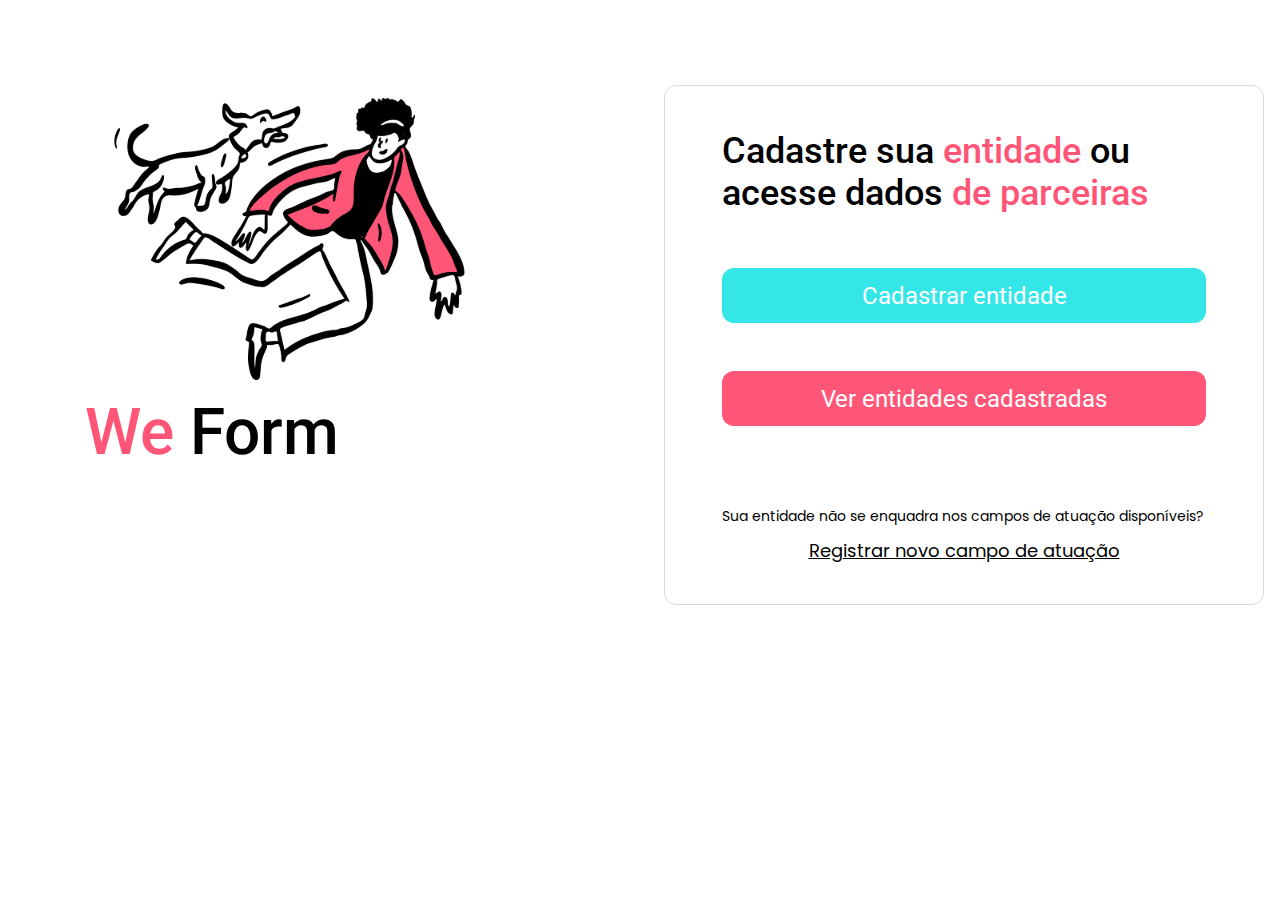
<file: index.html>
<!DOCTYPE html>
<html lang="pt-br">
<head>
    <link rel="preconnect" href="https://fonts.googleapis.com">
    <link rel="preconnect" href="https://fonts.gstatic.com" crossorigin>
    <link rel="preconnect" href="https://fonts.googleapis.com">
    <link rel="preconnect" href="https://fonts.gstatic.com" crossorigin>
    <meta charset="UTF-8">
    <meta name="viewport" content="width=device-width, initial-scale=1.0">
    <link rel="stylesheet" href="/style.css">
    <link rel="stylesheet" href="/assets/fontawesome/css/all.css">
    <link href="https://fonts.googleapis.com/css2?family=Poppins:wght@400;700&family=Roboto:ital,wght@0,100;0,300;0,400;0,500;0,700;0,900;1,100;1,300;1,400;1,500;1,700;1,900&display=swap" rel="stylesheet">
    <link href="https://fonts.googleapis.com/css2?family=Poppins:wght@400;500;700&family=Roboto:ital,wght@0,100;0,300;0,400;0,500;0,700;0,900;1,100;1,300;1,400;1,500;1,700;1,900&display=swap" rel="stylesheet">

    <title>We Form</title>
</head>

<body>
    <div class="content">
        <aside>
            <img src="/assets/images/hero.svg" alt="">

            <h1><span>We</span> Form</h1>
        </aside>

     <main>
        <h2>Cadastre sua <span>entidade</span> ou acesse dados<span> de parceiras</span></h2>
    

        <div class="actions">
            <a href="/cadastro-entidade.html">Cadastrar entidade</a>
            <a href="">Ver entidades cadastradas</a>
        </div>

        <footer> 
            <p>Sua entidade não se enquadra nos campos de atuação disponíveis?</p>
            <a href="">Registrar novo campo de atuação</a>
        </footer>
           
    </main>

       

    </div>



</body>
</html>
</file>
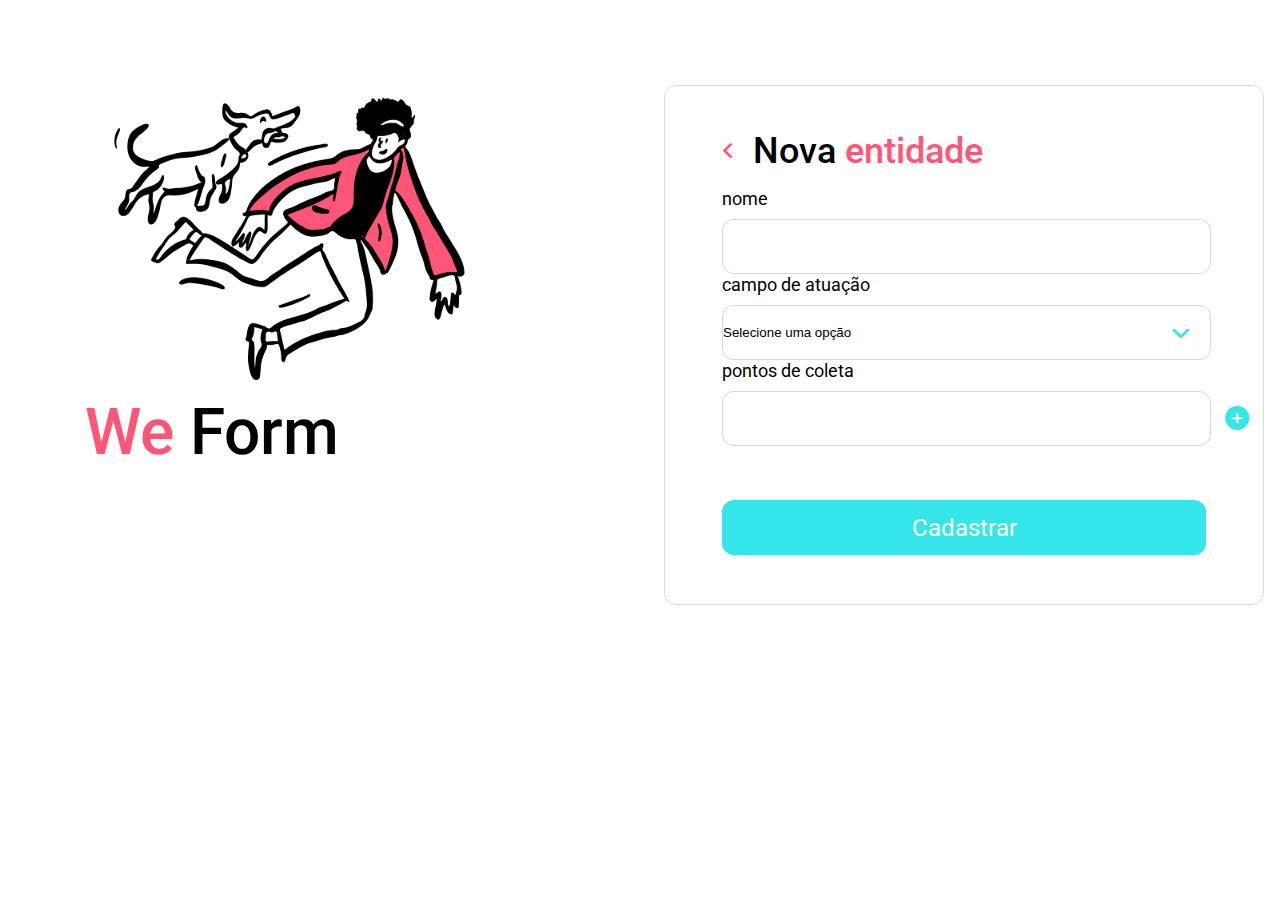
<file: cadastro-entidade.html>
<!DOCTYPE html>
<html lang="pt-br">

<head>
  <link rel="preconnect" href="https://fonts.googleapis.com">
  <link rel="preconnect" href="https://fonts.gstatic.com" crossorigin>
  <link rel="preconnect" href="https://fonts.googleapis.com">
  <link rel="preconnect" href="https://fonts.gstatic.com" crossorigin>
  <meta charset="UTF-8">
  <meta name="viewport" content="width=device-width, initial-scale=1.0">
  <link rel="stylesheet" href="/style.css">
  <link rel="stylesheet" href="/assets/fontawesome/css/all.css">
  <link
    href="https://fonts.googleapis.com/css2?family=Poppins:wght@400;700&family=Roboto:ital,wght@0,100;0,300;0,400;0,500;0,700;0,900;1,100;1,300;1,400;1,500;1,700;1,900&display=swap"
    rel="stylesheet">
  <link
    href="https://fonts.googleapis.com/css2?family=Poppins:wght@400;500;700&family=Roboto:ital,wght@0,100;0,300;0,400;0,500;0,700;0,900;1,100;1,300;1,400;1,500;1,700;1,900&display=swap"
    rel="stylesheet">

  <title>We Form</title>
</head>

<body>
  <div class="content">
    <aside>
      <img src="/assets/images/hero.svg" alt="">

      <h1><span>We</span> Form</h1>
    </aside>

    <main>
      <header>
        <a href="index.html"><i class="fa-solid fa-angle-left"></i></a>
        <h2>Nova <span>entidade</span></h2>
      </header>


      <form>
        <label for="input-name">Nome</label>
        <input type="text" id="input-name">


        <label for="input-field">Campo de atuação</label>
        <div class="select-div">
          <select id="input-field">
            <option value="">Selecione uma opção</option>
            <option value="abrigo">Abrigo de animais</option>
          </select>
        </div>


        <div class="points">
          <label for="input-points">Pontos de coleta</label>
          <input type="text" id="input-points">
          <button>
            <i class="fa-solid fa-circle-plus"></i>
          </button>
        </div>


      </form>



      <div class="actions">
        <a href="">Cadastrar</a>
      </div>



    </main>



  </div>



</body>

</html>
</file>
<file: style.css>
*{
  margin: 0;
  padding: 0;
  box-sizing: border-box;
}
/* variaveis em css*/
:root{
  font-size: 62.5%;
  --default-border: 0.1rem solid rgba(0,0,0,0.15);
  --default-border-radius: 1.2rem;
}

body{
  font-family: 'Roboto', sans-serif;
  font-size: 1.4rem;
}

.content {
  display: grid;
  grid-template-areas: 
        ". . . . ."
        ". hero . form ."
        ". hero . form ."
        ". . . . ."
  ; gap: 8.5rem;
} 

main {
  grid-area: form;
}
aside {
  grid-area: hero;
}

aside h1{
  font-size: 6.4rem;
  font-weight: 25.5rem;
  line-height: 7.5rem ;
  font-weight: 500;
}

aside h1 span, main h2 span{
  color: #FF5678;
}

main{
  width: 60rem;
  height: 52rem;
  border: var(--default-border);
  padding: 4.4rem 5.7rem;
  border-radius: var(--default-border-radius);
  position: relative;
}

main h2{
  max-width: 43rem;
  font-size: 3.6rem;
  font-weight: 500;
}

main .actions{
  display: flex;
  flex-flow: column wrap;
}

main .actions a{
  border-radius: var(--default-border-radius);
  background-color: #35E6E9;
  height: 5.5rem;
  font-size: 2.4rem;
  text-decoration: none;
  color: #fff;

  margin-top: 5.4rem;
  display: flex;
  justify-content: center;
  align-items: center;

}
main .actions a + a{
  background-color: #FF5678;
  margin-top: 4.8rem;
}

main header{
  display: flex;
  align-items: center;
  gap: 0 1.8rem ;
}


/* para i em font awesome regula o tamanho por font-size*/
main header i{
  font-size: 2rem;
  color: #FF5678;
}

main footer p{
  margin-top: 8rem;
  font-family:'Poppins', sans-serif;
  font-size: 1.4rem;
}

main footer a{
  font-family: 'Poppins', sans-serif;
  margin-top: 1rem;
  font-size: 1.8rem;
  display: block;
  text-align: center;
  color: #000;
}

main form{
  margin-top:1.6rem;
}


/* usado o display block, pois o label n respeita o espaço sem, e o text tranform para mudar para minusculo*/
main form label {
  font-size: 1.8rem;
  font-weight: 400;
  text-transform: lowercase;
  margin-bottom: 1rem;
  display: block;
}


main form :is(input, select){
  width: 48.9rem;
  height: 5.5rem;
  display: block;

  background: #fff; 
  border: var(--default-border);
  border-radius: var(--default-border-radius);
}

main form select{
  appearance: none;
}
main form .select-div{
  position: relative;
}
/*usando o content, tirando com appearance, pseudo elementos pra renderizar dentro das tags, usando o font awesome como content, so tem que acertar como chamar*/
main form .select-div::after{
  color:#35E6E9;
  top: 1.6rem;
  right: 1.6rem;
  font-size: 2.2rem;
  content: '\f107';
  font-family: 'Font Awesome 6 Free';
  font-weight: 600;
  position: absolute;
  z-index: 1;
}

main form .points{
  position: relative;
}

main form input + button {
  position: absolute;
  right: -4.3rem;
  top: calc(2.7rem + 1.8rem);
  background-color: transparent;
  border: none;
  color: #35E6E9;
  font-size: 2.4rem;
  cursor: pointer;
}
</file>
